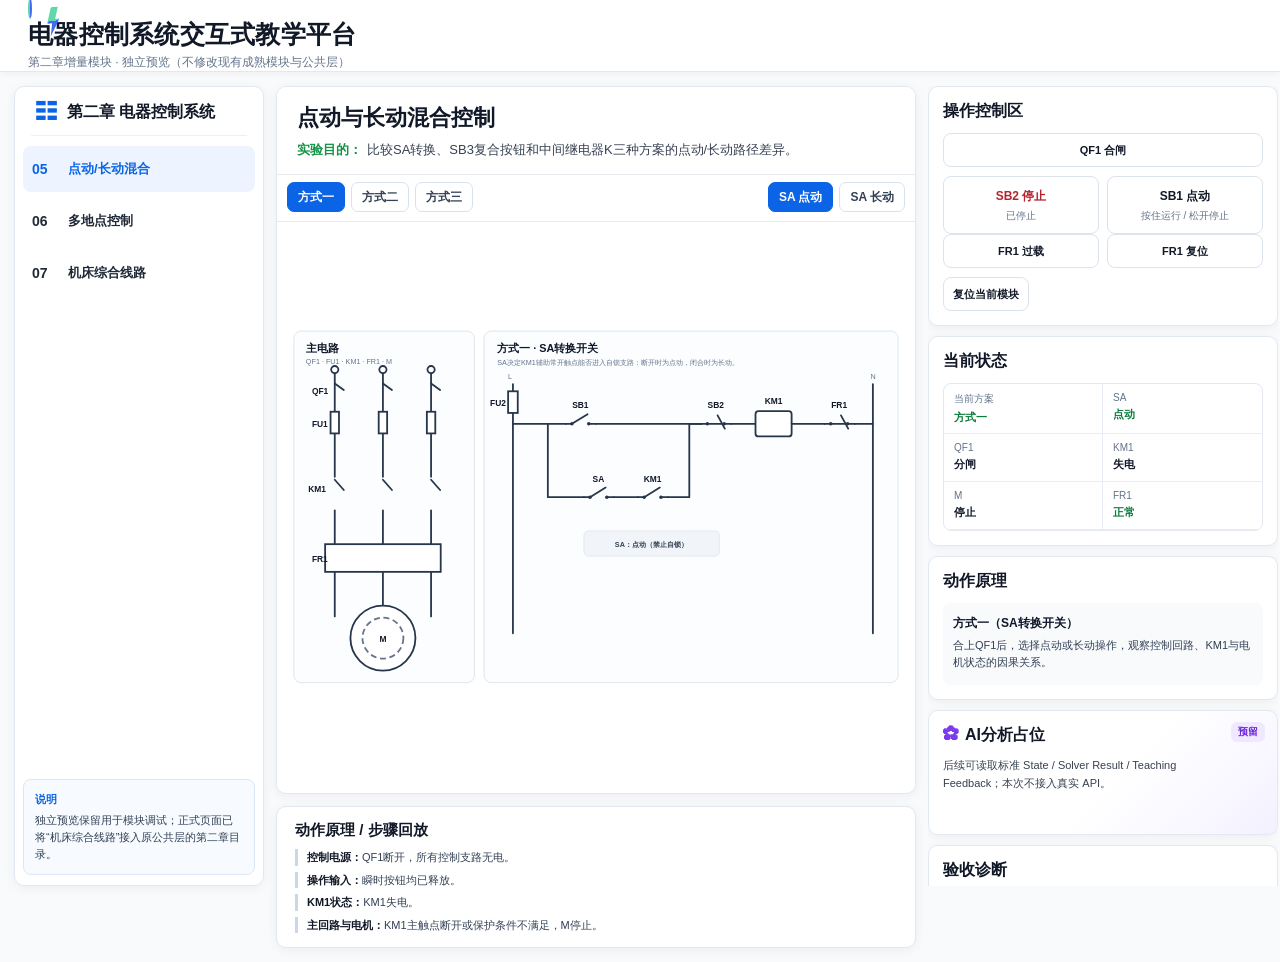
<file: preview/ch02-additions-preview.html>
<!DOCTYPE html>
<html lang="zh-CN">
<head>
  <meta charset="UTF-8" />
  <meta name="viewport" content="width=device-width, initial-scale=1.0" />
  <title>第二章新增模块预览 · 电器控制系统交互式教学平台</title>
  <link rel="icon" href="data:," />
  <link rel="stylesheet" href="../src/platform/shell/platform-shell-v1.css" />
  <link rel="stylesheet" href="../src/chapters/chapter02/modules/ch02_mixed_jog_continuous/module.css" />
  <link rel="stylesheet" href="../src/chapters/chapter02/modules/ch02_multi_point/module.css" />
  <link rel="stylesheet" href="../src/chapters/chapter02/modules/ch02_machine_tool_circuits/module.css" />
  <link rel="stylesheet" href="./ch02-additions-preview.css" />
</head>
<body>
  <main class="app-shell">
    <header class="topbar">
      <span class="platform-logo" aria-hidden="true"></span>
      <div class="preview-topbar-copy">
        <div class="topbar-brand">电器控制系统交互式教学平台</div>
        <small>第二章增量模块 · 独立预览（不修改现有成熟模块与公共层）</small>
      </div>
    </header>

    <div class="workspace">
      <aside class="sidebar">
        <div class="sidebar-title">第二章 电器控制系统</div>
        <nav class="preview-module-list" aria-label="新增实验模块">
          <button class="preview-module-button active" data-module-route="mixed-jog-continuous"><span class="num">05</span><span class="label">点动/长动混合</span></button>
          <button class="preview-module-button" data-module-route="multi-point-control"><span class="num">06</span><span class="label">多地点控制</span></button>
          <button class="preview-module-button" data-module-route="machine-tool-circuits"><span class="num">07</span><span class="label">机床综合线路</span></button>
        </nav>
        <div class="preview-identity-note"><strong>说明</strong>独立预览保留用于模块调试；正式页面已将“机床综合线路”接入原公共层的第二章目录。</div>
      </aside>

      <section class="stage-panel">
        <article class="stage-card preview-stage-card">
          <header class="stage-card-head preview-stage-head">
            <h3 id="previewTitle">点动与长动混合控制</h3>
            <p id="previewSubtitle">比较三种接线方案在点动、长动、自锁与停止路径上的差异。</p>
          </header>
          <div id="previewExperimentRoot" class="preview-experiment-root" aria-live="polite"></div>
        </article>
        <footer class="footerbar preview-footer">
          <h3>动作原理 / 步骤回放</h3>
          <ol id="previewSteps" class="preview-step-list"></ol>
        </footer>
      </section>

      <aside class="inspector">
        <section class="operation-control-card">
          <h3>操作控制区</h3>
          <div id="previewPower" class="preview-power-row"></div>
          <div id="previewControls" class="preview-controls"></div>
          <div id="previewProtection" class="preview-protection-row"></div>
          <button id="previewReset" class="preview-small-button" type="button">复位当前模块</button>
        </section>
        <section class="info-card">
          <h3>当前状态</h3>
          <div id="previewStatus" class="preview-status-grid"></div>
        </section>
        <section class="info-card">
          <h3>动作原理</h3>
          <div id="previewFeedback" class="preview-feedback"></div>
        </section>
        <section class="info-card" id="aiPlaceholderCard">
          <h3>AI分析占位</h3>
          <div class="box"><strong>预留</strong><p>后续可读取标准 State / Solver Result / Teaching Feedback；本次不接入真实 API。</p></div>
        </section>
        <section class="info-card">
          <h3>验收诊断</h3>
          <p id="previewDiagnostics" class="preview-diagnostics">正在运行 Contract 与 Solver 检查…</p>
        </section>
      </aside>
    </div>
  </main>

  <script src="../src/schemas/module-contract.js"></script>
  <script src="../src/platform/runtime/runtime-scope.js"></script>
  <script src="../src/registry/module-registry.js"></script>
  <script src="../src/platform/module-loader/module-loader.js"></script>
  <script src="../src/platform/module-adapter/facade-module-adapter.js"></script>

  <script src="../src/chapters/chapter02/modules/ch02_mixed_jog_continuous/circuit.data.js"></script>
  <script src="../src/chapters/chapter02/modules/ch02_mixed_jog_continuous/solver.js"></script>
  <script src="../src/chapters/chapter02/modules/ch02_mixed_jog_continuous/teaching.js"></script>
  <script src="../src/chapters/chapter02/modules/ch02_mixed_jog_continuous/view.js"></script>
  <script src="../src/chapters/chapter02/modules/ch02_mixed_jog_continuous/facade.js"></script>
  <script src="../src/chapters/chapter02/modules/ch02_mixed_jog_continuous/module.js"></script>

  <script src="../src/chapters/chapter02/modules/ch02_multi_point/circuit.data.js"></script>
  <script src="../src/chapters/chapter02/modules/ch02_multi_point/solver.js"></script>
  <script src="../src/chapters/chapter02/modules/ch02_multi_point/teaching.js"></script>
  <script src="../src/chapters/chapter02/modules/ch02_multi_point/view.js"></script>
  <script src="../src/chapters/chapter02/modules/ch02_multi_point/facade.js"></script>
  <script src="../src/chapters/chapter02/modules/ch02_multi_point/module.js"></script>

  <script src="../src/chapters/chapter02/modules/ch02_machine_tool_circuits/circuit.data.js"></script>
  <script src="../src/chapters/chapter02/modules/ch02_machine_tool_circuits/solver.js"></script>
  <script src="../src/chapters/chapter02/modules/ch02_machine_tool_circuits/teaching.js"></script>
  <script src="../src/chapters/chapter02/modules/ch02_machine_tool_circuits/view.js"></script>
  <script src="../src/chapters/chapter02/modules/ch02_machine_tool_circuits/facade.js"></script>
  <script src="../src/chapters/chapter02/modules/ch02_machine_tool_circuits/module.js"></script>

  <script src="./ch02-additions-preview.js"></script>
</body>
</html>
</file>
<file: src/platform/shell/platform-shell-v1.css>
:root {
  --platform-blue: #0b63e6;
  --platform-blue-soft: #edf4ff;
  --platform-green: #159447;
  --platform-red: #d9232e;
  --platform-border: #e2e8f0;
  --platform-muted: #64748b;
  --platform-panel: #ffffff;
  --platform-canvas: #ffffff;
  --platform-page: #f8fafc;
  --platform-shadow: 0 2px 12px rgba(15, 23, 42, 0.055);
}

html,
body {
  min-width: 1180px;
  background: var(--platform-page);
  color: #111827;
}

body {
  overflow-x: auto;
}

.app-shell {
  width: 100%;
  min-height: 100vh;
  padding: 0;
  background: var(--platform-page);
}

.topbar {
  position: relative;
  z-index: 20;
  height: 72px;
  min-height: 72px;
  padding: 0 28px;
  justify-content: flex-start;
  background: #ffffff;
  border: 0;
  border-bottom: 1px solid var(--platform-border);
  border-radius: 0;
  box-shadow: 0 1px 7px rgba(15, 23, 42, 0.05);
}

.topbar-brand {
  display: inline-flex;
  align-items: center;
  gap: 14px;
  color: #111827;
  font-size: 25px;
  font-weight: 750;
  letter-spacing: 0.01em;
}

.platform-logo {
  position: relative;
  width: 46px;
  height: 46px;
  flex: 0 0 46px;
  border: 2px solid #5ed4a7;
  border-right-color: #4169f4;
  border-radius: 50%;
  transform: rotate(8deg);
}

.platform-logo::before {
  content: "";
  position: absolute;
  left: 17px;
  top: 7px;
  width: 13px;
  height: 29px;
  background: linear-gradient(180deg, #61d7aa 0 48%, #4269f4 48% 100%);
  clip-path: polygon(44% 0, 100% 0, 65% 42%, 100% 42%, 13% 100%, 38% 55%, 0 55%);
  transform: rotate(-8deg);
}

.workspace {
  display: grid;
  grid-template-columns: 286px minmax(690px, 1fr) 388px;
  gap: 12px;
  align-items: start;
  max-width: none;
  margin: 0;
  padding: 14px;
}

.sidebar,
.stage-panel,
.inspector {
  min-width: 0;
}

.sidebar {
  position: sticky;
  top: 14px;
  display: flex;
  flex-direction: column;
  height: calc(100vh - 100px);
  padding: 14px 8px 10px;
  overflow: hidden;
  background: var(--platform-panel);
  border: 1px solid var(--platform-border);
  border-radius: 10px;
  box-shadow: var(--platform-shadow);
}

.sidebar-title {
  display: flex;
  align-items: center;
  gap: 10px;
  margin: 0 8px 10px;
  padding: 0 4px 12px;
  border-bottom: 1px solid #edf1f5;
  color: #111827;
  font-size: 16px;
  font-weight: 700;
}

.sidebar-title::before {
  content: "☷";
  color: var(--platform-blue);
  font-size: 22px;
  line-height: 1;
}

.sidebar-current,
.chapter-group {
  display: none;
}

.platform-chapter-navigation {
  flex: 1;
  min-height: 0;
  overflow: auto;
  scrollbar-width: thin;
}

.platform-chapter {
  margin-bottom: 2px;
}

.platform-chapter-toggle {
  width: 100%;
  min-height: 48px;
  display: grid;
  grid-template-columns: 16px minmax(0, 1fr) 18px;
  align-items: center;
  gap: 7px;
  padding: 8px 8px;
  color: #1f2937;
  background: transparent;
  border: 0;
  border-radius: 8px;
  text-align: left;
  cursor: pointer;
}

.platform-chapter-toggle:hover,
.platform-chapter-toggle[aria-expanded="true"] {
  background: #f5f8fc;
}

.platform-chapter-toggle[aria-expanded="true"] {
  color: var(--platform-blue);
}

.platform-chapter-arrow {
  color: #64748b;
  font-size: 22px;
  transform-origin: center;
  transition: transform 160ms ease;
}

.platform-chapter-toggle[aria-expanded="true"] .platform-chapter-arrow {
  transform: rotate(90deg);
  color: var(--platform-blue);
}

.platform-chapter-copy {
  display: flex;
  gap: 8px;
  min-width: 0;
  align-items: baseline;
  white-space: nowrap;
}

.platform-chapter-copy strong {
  font-size: 13px;
}

.platform-chapter-copy span {
  overflow: hidden;
  color: inherit;
  font-size: 13px;
  font-weight: 600;
  text-overflow: ellipsis;
}

.platform-chapter-chevron {
  color: #64748b;
  font-size: 16px;
  text-align: center;
}

.platform-module-list {
  position: relative;
  margin: 0 0 5px 12px;
  padding-left: 10px;
  border-left: 1px solid #e5eaf0;
}

.platform-module-list .module-nav-item {
  position: relative;
  width: 100%;
  min-height: 43px;
  grid-template-columns: 34px minmax(0, 1fr);
  gap: 4px;
  margin: 1px 0;
  padding: 7px 8px;
  border: 0;
  border-radius: 7px;
  color: #1f2937;
  background: transparent;
  box-shadow: none;
}

.platform-module-list .module-nav-item::before {
  content: "";
  position: absolute;
  left: -13px;
  top: 7px;
  bottom: 7px;
  width: 3px;
  border-radius: 3px;
  background: transparent;
}

.platform-module-list .module-nav-item:hover {
  background: #f5f8fc;
}

.platform-module-list .module-nav-item.active {
  color: var(--platform-blue);
  background: var(--platform-blue-soft);
}

.platform-module-list .module-nav-item.active::before {
  background: var(--platform-blue);
}

.platform-module-list .module-nav-item .num {
  color: inherit;
  font-size: 14px;
  font-weight: 700;
}

.platform-module-list .module-nav-item .label {
  overflow: hidden;
  font-size: 14px;
  font-weight: 600;
  text-overflow: ellipsis;
  white-space: nowrap;
}

.sidebar-resource-link {
  display: flex;
  align-items: center;
  gap: 10px;
  min-height: 48px;
  margin: 8px 2px 0;
  padding: 0 12px;
  color: #1f2937;
  background: #f8fafc;
  border: 0;
  border-radius: 8px;
  font-size: 14px;
  font-weight: 600;
}

.sidebar-resource-link::before {
  content: "▱";
  color: var(--platform-blue);
  font-size: 21px;
}

.sidebar-resource-link::after {
  content: "›";
  margin-left: auto;
  color: #64748b;
  font-size: 20px;
}

.stage-panel {
  display: flex;
  flex-direction: column;
  gap: 12px;
  padding: 0;
  background: transparent;
  border: 0;
  border-radius: 0;
  box-shadow: none;
}

.stage-head {
  display: none;
}

.stage-card {
  display: flex;
  flex-direction: column;
  height: 708px;
  min-height: 708px;
  overflow: hidden;
  background: var(--platform-panel);
  border: 1px solid var(--platform-border);
  border-radius: 10px;
  box-shadow: var(--platform-shadow);
}

.stage-card-head {
  flex: 0 0 auto;
  padding: 17px 20px 14px;
  background: #ffffff;
  border-bottom: 1px solid #e7ebf0;
}

.stage-card-head h3 {
  margin: 0 0 8px;
  color: #111827;
  font-size: 22px;
  line-height: 1.25;
}

.stage-card-head p {
  margin: 0;
  color: #374151;
  font-size: 13px;
  line-height: 1.6;
}

.stage-card-head p::before {
  content: "实验目的：";
  margin-right: 5px;
  color: var(--platform-green);
  font-weight: 700;
}

.module-canvas {
  flex: 1 1 auto;
  min-height: 0;
  padding: 10px 12px 12px;
  background: var(--platform-canvas);
}

.module-canvas .board-shell,
.stage-board {
  height: 100%;
  min-height: 0;
  padding: 0;
  background: #ffffff;
  border: 0;
  border-radius: 0;
  box-shadow: none;
}

.module-canvas #boardSvg {
  width: 100%;
  height: 100%;
  min-height: 0;
}

.inspector {
  position: sticky;
  top: 14px;
  display: flex;
  flex-direction: column;
  gap: 10px;
  max-height: calc(100vh - 100px);
  padding: 0;
  overflow: auto;
  background: transparent;
  border: 0;
  border-radius: 0;
  box-shadow: none;
  scrollbar-width: thin;
}

.operation-control-card,
.info-card {
  padding: 14px;
  background: #ffffff;
  border: 1px solid var(--platform-border);
  border-radius: 10px;
  box-shadow: var(--platform-shadow);
}

.info-card h3,
.operation-control-card h3 {
  margin: 0 0 12px;
  color: #111827;
  font-size: 16px;
  line-height: 1.25;
}

.control-grid {
  display: grid;
  grid-template-columns: repeat(3, minmax(0, 1fr));
  gap: 9px;
}

.control-grid .qf-btn,
.control-grid .ctrl-btn {
  width: 100%;
  min-width: 0;
  min-height: 70px;
  margin: 0;
  padding: 9px 6px;
  border: 1px solid #dce3ec;
  border-radius: 9px;
  background: #ffffff;
  box-shadow: none;
  color: #111827;
}

.control-grid .qf-btn:hover,
.control-grid .ctrl-btn:hover {
  border-color: #b8cae2;
  background: #f8fbff;
}

.control-grid .qf-btn {
  font-size: 13px;
  font-weight: 700;
}

.control-grid .qf-btn::before {
  content: "⌁";
  display: block;
  margin-bottom: 3px;
  color: var(--platform-green);
  font-size: 22px;
  line-height: 1;
}

.control-grid .qf-btn.qf-open-action::before {
  color: #8993a3;
}

.control-grid .ctrl-btn .chip {
  width: 24px;
  height: 24px;
  margin: 0 auto 5px;
}

.control-grid .ctrl-btn strong {
  font-size: 12px;
  line-height: 1.25;
}

.control-grid .ctrl-btn-status {
  margin-top: 2px;
  font-size: 10px;
  line-height: 1.15;
}

.operation-control-card > .btn-row {
  margin-top: 9px;
}

.operation-control-card > .btn-row .small-btn {
  min-height: 34px;
  border-radius: 8px;
}

.operation-feedback-inline {
  margin-top: 9px;
  padding: 9px 10px;
  border-radius: 8px;
}

.operation-feedback-inline strong {
  font-size: 12px;
}

.operation-feedback-inline p {
  margin-top: 3px;
  font-size: 11px;
  line-height: 1.45;
}

.status-grid {
  display: grid;
  grid-template-columns: repeat(2, minmax(0, 1fr));
  gap: 0;
  overflow: hidden;
  border: 1px solid #e3e8ef;
  border-radius: 8px;
}

.status-row {
  min-height: 48px;
  padding: 9px 11px;
  border: 0;
  border-right: 1px solid #e8edf3;
  border-bottom: 1px solid #e8edf3;
  border-radius: 0;
  background: #ffffff;
}

.status-row:nth-child(even) {
  border-right: 0;
}

.status-row:nth-last-child(-n + 2) {
  border-bottom: 0;
}

.status-row > span:first-child {
  color: #111827;
  font-size: 12px;
  font-weight: 700;
}

.status-row .pill {
  padding: 3px 8px;
  border: 0;
  background: transparent;
  font-size: 11px;
}

#principleCard .box,
#aiPlaceholderCard .box {
  padding: 0;
  border: 0;
  background: transparent;
}

#principleCard .box strong {
  display: none;
}

#principleCard .box p {
  margin: 0;
  color: #243041;
  font-size: 12px;
  line-height: 1.65;
}

.principle-step-list {
  max-height: 140px;
  margin-top: 8px;
  overflow: auto;
}

.principle-step-item {
  padding: 4px 0;
  font-size: 11px;
}

#aiPlaceholderCard {
  position: relative;
  overflow: hidden;
  background: linear-gradient(135deg, #ffffff 0%, #ffffff 54%, #f4f1ff 100%);
}

#aiPlaceholderCard h3 {
  color: #111827;
}

#aiPlaceholderCard h3::before {
  content: "✿";
  margin-right: 6px;
  color: #7c3aed;
}

#aiPlaceholderCard .box strong {
  position: absolute;
  right: 12px;
  top: 11px;
  padding: 3px 7px;
  color: #6d28d9;
  background: #f0e8ff;
  border-radius: 6px;
  font-size: 10px;
}

#aiPlaceholderCard .box p {
  max-width: 78%;
  margin: 0;
  color: #374151;
  font-size: 11px;
  line-height: 1.6;
}

.footerbar {
  display: block;
  min-height: 148px;
  margin: 0;
  padding: 0;
  overflow: hidden;
  background: #ffffff;
  border: 1px solid var(--platform-border);
  border-radius: 10px;
  box-shadow: var(--platform-shadow);
}

.footer-playback-panel {
  height: 100%;
  padding: 15px 18px;
  border: 0;
  background: #ffffff;
}

.footer-playback-head {
  align-items: center;
}

.footer-playback-head > strong {
  color: #111827;
  font-size: 15px;
}

.footer-playback-actions {
  gap: 8px;
}

.principle-play-btn,
.playback-controls .small-btn {
  min-height: 34px;
  border-radius: 18px;
}

.principle-play-btn {
  color: #ffffff;
  background: var(--platform-blue);
  border-color: var(--platform-blue);
}

.footer-playback-meta {
  margin-top: 14px;
}

.footerbar .note {
  flex: 1;
  color: #273244;
  font-size: 12px;
  text-align: center;
}

@media (max-width: 1480px) {
  .workspace {
    grid-template-columns: 250px minmax(640px, 1fr) 350px;
  }

  .control-grid {
    grid-template-columns: repeat(2, minmax(0, 1fr));
  }
}

@media (max-width: 1180px) {
  html,
  body {
    min-width: 960px;
  }

  .workspace {
    grid-template-columns: 230px minmax(600px, 1fr);
  }

  .inspector {
    position: static;
    grid-column: 2;
    display: grid;
    grid-template-columns: repeat(2, minmax(0, 1fr));
    max-height: none;
  }
}

.experiment-root {
  display: flex;
  flex: 1;
  min-height: 0;
  width: 100%;
}

.experiment-root > .module-canvas {
  width: 100%;
}
/* Ideal-shell density pass: keep legacy actions, present them in the target layout. */
.operation-control-card {
  position: relative;
}

.control-grid .qf-btn,
.control-grid .ctrl-btn {
  min-height: 62px;
  padding: 7px 5px;
}

.control-grid .ctrl-btn .chip {
  width: 21px;
  height: 21px;
  margin-bottom: 3px;
}

.operation-control-card > .btn-row {
  position: absolute;
  top: 8px;
  right: 11px;
  margin: 0;
  gap: 5px;
}

.operation-control-card > .btn-row .small-btn {
  flex: 0 0 auto;
  min-height: 25px;
  padding: 4px 7px;
  border-radius: 6px;
  font-size: 10px;
}

.operation-feedback-inline {
  display: flex;
  align-items: flex-start;
  gap: 8px;
  min-height: 44px;
  padding: 7px 9px;
}

.operation-feedback-inline strong {
  flex: 0 0 auto;
  padding-top: 1px;
  white-space: nowrap;
}

.operation-feedback-inline p {
  display: -webkit-box;
  margin: 0;
  overflow: hidden;
  -webkit-box-orient: vertical;
  -webkit-line-clamp: 2;
  line-clamp: 2;
  line-height: 1.35;
}

#principleCard {
  min-height: 230px;
}

#aiPlaceholderCard {
  min-height: 125px;
}

.footer-playback-head {
  display: grid;
  grid-template-columns: auto minmax(0, 1fr);
  gap: 18px;
}

.footer-playback-actions {
  flex-wrap: nowrap;
  justify-content: flex-start;
}

.principle-play-btn {
  flex: 0 0 42px;
  width: 42px;
  min-width: 42px;
  height: 42px;
  min-height: 42px;
  padding: 0;
  overflow: hidden;
  border-radius: 50%;
  color: transparent;
  font-size: 0;
}

.principle-play-btn::before {
  content: "▶";
  display: block;
  color: #ffffff;
  font-size: 16px;
  line-height: 40px;
  transform: translateX(1px);
}

.playback-controls {
  flex: 0 0 auto;
  gap: 7px;
}

.playback-controls .small-btn {
  flex: 0 0 auto;
  min-width: 62px;
  min-height: 34px;
  padding: 7px 11px;
}

.footer-playback-meta {
  flex-wrap: nowrap;
  margin-top: 8px;
}

.playback-speed-row {
  flex: 0 0 auto;
  margin-top: 0;
}

.footerbar .note {
  min-height: 38px;
  text-align: left;
}
</file>
<file: src/chapters/chapter02/modules/ch02_mixed_jog_continuous/module.css>
[data-module="ch02_mixed_jog_continuous"] {
  --mixed-blue: var(--platform-blue, #0b63e6);
  --mixed-green: var(--platform-green, #159447);
  --mixed-red: var(--platform-red, #d9232e);
  --mixed-wire: #27364a;
  width: 100%;
  min-height: 100%;
  color: #111827;
  font-family: "Microsoft YaHei", "PingFang SC", Arial, sans-serif;
}

[data-module="ch02_mixed_jog_continuous"] .mixed-toolbar {
  display: flex;
  align-items: center;
  justify-content: space-between;
  gap: 12px;
  padding: 7px 10px 9px;
  border-bottom: 1px solid #e5eaf0;
}

[data-module="ch02_mixed_jog_continuous"] .mixed-scheme-tabs,
[data-module="ch02_mixed_jog_continuous"] .mixed-mode-tabs {
  display: flex;
  gap: 6px;
}

[data-module="ch02_mixed_jog_continuous"] .mixed-scheme-button,
[data-module="ch02_mixed_jog_continuous"] .mixed-mode-button {
  min-height: 30px;
  padding: 5px 10px;
  border: 1px solid #d9e2ec;
  border-radius: 7px;
  color: #334155;
  background: #fff;
  font: inherit;
  font-size: 12px;
  font-weight: 700;
  cursor: pointer;
}

[data-module="ch02_mixed_jog_continuous"] .mixed-scheme-button[aria-pressed="true"],
[data-module="ch02_mixed_jog_continuous"] .mixed-mode-button[aria-pressed="true"] {
  color: #fff;
  border-color: var(--mixed-blue);
  background: var(--mixed-blue);
}

[data-module="ch02_mixed_jog_continuous"] .mixed-mode-tabs[hidden] {
  display: none;
}

[data-module="ch02_mixed_jog_continuous"] .mixed-canvas-shell {
  height: calc(100% - 48px);
  min-height: 505px;
  padding: 6px;
  background: #fff;
}

[data-module="ch02_mixed_jog_continuous"] .mixed-canvas {
  width: 100%;
  height: 100%;
  display: block;
}

[data-module="ch02_mixed_jog_continuous"] .mixed-panel {
  fill: #fbfdff;
  stroke: #dce4ed;
  stroke-width: 1.5;
}

[data-module="ch02_mixed_jog_continuous"] .mixed-panel-title {
  fill: #0f172a;
  font-size: 18px;
  font-weight: 750;
}

[data-module="ch02_mixed_jog_continuous"] .mixed-panel-note,
[data-module="ch02_mixed_jog_continuous"] .mixed-label-small {
  fill: #64748b;
  font-size: 12px;
}

[data-module="ch02_mixed_jog_continuous"] .mixed-label {
  fill: #111827;
  font-size: 14px;
  font-weight: 700;
}

[data-module="ch02_mixed_jog_continuous"] .mixed-symbol,
[data-module="ch02_mixed_jog_continuous"] .mixed-wire {
  fill: none;
  stroke: var(--mixed-wire);
  stroke-width: 3;
  stroke-linecap: round;
  stroke-linejoin: round;
}

[data-module="ch02_mixed_jog_continuous"] .mixed-wire.is-partial {
  stroke: #d59a17;
}

[data-module="ch02_mixed_jog_continuous"] .mixed-wire.is-active {
  stroke: var(--mixed-green);
  stroke-width: 4;
  stroke-dasharray: 9 7;
  animation: mixed-current-flow 1s linear infinite;
}

[data-module="ch02_mixed_jog_continuous"] .mixed-wire.phase-l2.is-active {
  stroke: #0ea5e9;
}

[data-module="ch02_mixed_jog_continuous"] .mixed-wire.phase-l3.is-active {
  stroke: #8b5cf6;
}

[data-module="ch02_mixed_jog_continuous"] .mixed-device.is-active .mixed-symbol,
[data-module="ch02_mixed_jog_continuous"] .mixed-device.is-active rect,
[data-module="ch02_mixed_jog_continuous"] .mixed-device.is-active circle {
  stroke: var(--mixed-green);
}

[data-module="ch02_mixed_jog_continuous"] .mixed-device.is-tripped .mixed-symbol {
  stroke: var(--mixed-red);
}

[data-module="ch02_mixed_jog_continuous"] .mixed-coil {
  fill: #fff;
  stroke: var(--mixed-wire);
  stroke-width: 3;
  rx: 5px;
}

[data-module="ch02_mixed_jog_continuous"] .mixed-device.is-active .mixed-coil {
  fill: #eafaf1;
}

[data-module="ch02_mixed_jog_continuous"] .mixed-motor-rotor {
  fill: none;
  stroke: #64748b;
  stroke-width: 3;
  stroke-dasharray: 10 6;
  transform-box: fill-box;
  transform-origin: center;
}

[data-module="ch02_mixed_jog_continuous"] .mixed-device.is-active .mixed-motor-rotor {
  stroke: var(--mixed-green);
  animation: mixed-motor-spin 850ms linear infinite;
}

[data-module="ch02_mixed_jog_continuous"] .mixed-status-chip {
  fill: #f1f5f9;
  stroke: #d8e0e8;
}

[data-module="ch02_mixed_jog_continuous"] .mixed-status-chip.is-on {
  fill: #e8f8ef;
  stroke: #8bd3aa;
}

[data-module="ch02_mixed_jog_continuous"] .mixed-status-text {
  fill: #334155;
  font-size: 12px;
  font-weight: 700;
}

@keyframes mixed-current-flow {
  to { stroke-dashoffset: -32; }
}

@keyframes mixed-motor-spin {
  to { transform: rotate(360deg); }
}

@media (prefers-reduced-motion: reduce) {
  [data-module="ch02_mixed_jog_continuous"] .mixed-wire.is-active,
  [data-module="ch02_mixed_jog_continuous"] .mixed-device.is-active .mixed-motor-rotor {
    animation: none;
  }
}
</file>
<file: src/chapters/chapter02/modules/ch02_multi_point/module.css>
[data-module="ch02_multi_point"] {
  --multi-blue: var(--platform-blue, #0b63e6);
  --multi-green: var(--platform-green, #159447);
  --multi-red: var(--platform-red, #d9232e);
  --multi-wire: #27364a;
  width: 100%;
  min-height: 100%;
  color: #111827;
  font-family: "Microsoft YaHei", "PingFang SC", Arial, sans-serif;
}

[data-module="ch02_multi_point"] .multi-canvas-shell {
  height: 100%;
  min-height: 540px;
  padding: 6px;
  background: #fff;
}

[data-module="ch02_multi_point"] .multi-canvas {
  width: 100%;
  height: 100%;
  display: block;
}

[data-module="ch02_multi_point"] .multi-panel {
  fill: #fbfdff;
  stroke: #dce4ed;
  stroke-width: 1.5;
}

[data-module="ch02_multi_point"] .multi-panel-title {
  fill: #0f172a;
  font-size: 18px;
  font-weight: 750;
}

[data-module="ch02_multi_point"] .multi-panel-note,
[data-module="ch02_multi_point"] .multi-label-small {
  fill: #64748b;
  font-size: 12px;
}

[data-module="ch02_multi_point"] .multi-label {
  fill: #111827;
  font-size: 14px;
  font-weight: 700;
}

[data-module="ch02_multi_point"] .multi-symbol,
[data-module="ch02_multi_point"] .multi-wire {
  fill: none;
  stroke: var(--multi-wire);
  stroke-width: 3;
  stroke-linecap: round;
  stroke-linejoin: round;
}

[data-module="ch02_multi_point"] .multi-wire.is-partial {
  stroke: #d59a17;
}

[data-module="ch02_multi_point"] .multi-wire.is-active {
  stroke: var(--multi-green);
  stroke-width: 4;
  stroke-dasharray: 9 7;
  animation: multi-current-flow 1s linear infinite;
}

[data-module="ch02_multi_point"] .multi-wire.phase-l2.is-active { stroke: #0ea5e9; }
[data-module="ch02_multi_point"] .multi-wire.phase-l3.is-active { stroke: #8b5cf6; }

[data-module="ch02_multi_point"] .multi-device.is-active .multi-symbol,
[data-module="ch02_multi_point"] .multi-device.is-active rect,
[data-module="ch02_multi_point"] .multi-device.is-active circle {
  stroke: var(--multi-green);
}

[data-module="ch02_multi_point"] .multi-coil {
  fill: #fff;
  stroke: var(--multi-wire);
  stroke-width: 3;
  rx: 5px;
}

[data-module="ch02_multi_point"] .multi-device.is-active .multi-coil { fill: #eafaf1; }

[data-module="ch02_multi_point"] .multi-motor-rotor {
  fill: none;
  stroke: #64748b;
  stroke-width: 3;
  stroke-dasharray: 10 6;
  transform-box: fill-box;
  transform-origin: center;
}

[data-module="ch02_multi_point"] .multi-device.is-active .multi-motor-rotor {
  stroke: var(--multi-green);
  animation: multi-motor-spin 850ms linear infinite;
}

[data-module="ch02_multi_point"] .multi-lamp {
  fill: #fff;
  stroke: var(--multi-wire);
  stroke-width: 3;
}

[data-module="ch02_multi_point"] .multi-device.is-active .multi-lamp {
  fill: #fff6bd;
  stroke: #e2a900;
  filter: drop-shadow(0 0 5px rgba(226, 169, 0, 0.38));
}

[data-module="ch02_multi_point"] .multi-prototype-tag {
  fill: #f4f1ff;
  stroke: #d7c8ff;
}

[data-module="ch02_multi_point"] .multi-prototype-text {
  fill: #6d28d9;
  font-size: 10px;
  font-weight: 700;
}

@keyframes multi-current-flow { to { stroke-dashoffset: -32; } }
@keyframes multi-motor-spin { to { transform: rotate(360deg); } }

@media (prefers-reduced-motion: reduce) {
  [data-module="ch02_multi_point"] .multi-wire.is-active,
  [data-module="ch02_multi_point"] .multi-device.is-active .multi-motor-rotor { animation: none; }
}
</file>
<file: src/chapters/chapter02/modules/ch02_machine_tool_circuits/module.css>
[data-module="ch02_machine_tool_circuits"] {
  --machine-blue: var(--platform-blue, #0b63e6);
  --machine-green: var(--platform-green, #159447);
  --machine-red: var(--platform-red, #d9232e);
  --machine-wire: #27364a;
  width: 100%;
  min-height: 100%;
  color: #111827;
  font-family: "Microsoft YaHei", "PingFang SC", Arial, sans-serif;
}

[data-module="ch02_machine_tool_circuits"] .machine-toolbar {
  display: flex;
  align-items: center;
  justify-content: space-between;
  gap: 12px;
  padding: 7px 10px 9px;
  border-bottom: 1px solid #e5eaf0;
}

[data-module="ch02_machine_tool_circuits"] .machine-tabs { display: flex; gap: 6px; }

[data-module="ch02_machine_tool_circuits"] .machine-tab {
  min-height: 30px;
  padding: 5px 10px;
  border: 1px solid #d9e2ec;
  border-radius: 7px;
  color: #334155;
  background: #fff;
  font: inherit;
  font-size: 12px;
  font-weight: 700;
  cursor: pointer;
}

[data-module="ch02_machine_tool_circuits"] .machine-tab[aria-pressed="true"] {
  color: #fff;
  border-color: var(--machine-blue);
  background: var(--machine-blue);
}

[data-module="ch02_machine_tool_circuits"] .machine-source { color: #64748b; font-size: 11px; }

[data-module="ch02_machine_tool_circuits"] .machine-canvas-shell {
  height: calc(100% - 48px);
  min-height: 520px;
  padding: 2px 8px 8px;
  background: #fff;
  overflow: hidden;
}

[data-module="ch02_machine_tool_circuits"] .machine-canvas { width: 100%; height: 100%; display: block; }
[data-module="ch02_machine_tool_circuits"] .machine-section-title { fill: #0f172a; font-size: 24px; font-weight: 800; }
[data-module="ch02_machine_tool_circuits"] .machine-bus {
  fill: none;
  stroke: #94a3b8;
  stroke-width: 2.4;
  stroke-linecap: round;
  vector-effect: non-scaling-stroke;
}
[data-module="ch02_machine_tool_circuits"] .machine-panel { fill: #fbfdff; stroke: #dce4ed; stroke-width: 1.5; }
[data-module="ch02_machine_tool_circuits"] .machine-panel-title { fill: #0f172a; font-size: 18px; font-weight: 750; }
[data-module="ch02_machine_tool_circuits"] .machine-panel-note,
[data-module="ch02_machine_tool_circuits"] .machine-label-small { fill: #64748b; font-size: 12px; }
[data-module="ch02_machine_tool_circuits"] .machine-label { fill: #111827; font-size: 14px; font-weight: 700; }
[data-module="ch02_machine_tool_circuits"] .machine-rung-title { fill: #334155; font-size: 12px; font-weight: 750; }

[data-module="ch02_machine_tool_circuits"] .machine-symbol,
[data-module="ch02_machine_tool_circuits"] .machine-wire {
  fill: none;
  stroke: #94a3b8;
  stroke-width: 2.4;
  stroke-linecap: round;
  stroke-linejoin: round;
  vector-effect: non-scaling-stroke;
}

[data-module="ch02_machine_tool_circuits"] .machine-wire.is-partial { stroke: #d59a17; }

[data-module="ch02_machine_tool_circuits"] .machine-wire.is-active {
  stroke: #16a34a;
  stroke-width: 4.2;
  stroke-dasharray: 9 7;
  animation: machine-current-flow 1s linear infinite;
}

[data-module="ch02_machine_tool_circuits"] .machine-wire.phase-l1.is-active { stroke: #ef4444; }
[data-module="ch02_machine_tool_circuits"] .machine-wire.phase-l2.is-active { stroke: #0ea5e9; }
[data-module="ch02_machine_tool_circuits"] .machine-wire.phase-l3.is-active { stroke: #8b5cf6; }

[data-module="ch02_machine_tool_circuits"] .machine-device.is-active .machine-symbol,
[data-module="ch02_machine_tool_circuits"] .machine-device.is-active rect,
[data-module="ch02_machine_tool_circuits"] .machine-device.is-active circle { stroke: var(--machine-green); }
[data-module="ch02_machine_tool_circuits"] .machine-device.is-tripped .machine-symbol,
[data-module="ch02_machine_tool_circuits"] .machine-device.is-tripped rect { stroke: var(--machine-red); }

[data-module="ch02_machine_tool_circuits"] .machine-coil {
  fill: #fff;
  stroke: var(--machine-wire);
  stroke-width: 3;
  rx: 5px;
  vector-effect: non-scaling-stroke;
}

[data-module="ch02_machine_tool_circuits"] .machine-device.is-active .machine-coil { fill: #eafaf1; }
[data-module="ch02_machine_tool_circuits"] .machine-fuse,
[data-module="ch02_machine_tool_circuits"] .machine-fr { fill: #fff; stroke: var(--machine-wire); stroke-width: 3; vector-effect: non-scaling-stroke; }

[data-module="ch02_machine_tool_circuits"] .machine-motor-rotor {
  fill: none;
  stroke: #64748b;
  stroke-width: 3;
  stroke-dasharray: 10 6;
  transform-box: fill-box;
  transform-origin: center;
}

[data-module="ch02_machine_tool_circuits"] .machine-motor-arrow { fill: none; stroke: #64748b; stroke-width: 3; }
[data-module="ch02_machine_tool_circuits"] .machine-device.is-active .machine-motor-rotor,
[data-module="ch02_machine_tool_circuits"] .machine-device.is-active .machine-motor-arrow { stroke: var(--machine-green); animation: machine-motor-spin 850ms linear infinite; }
[data-module="ch02_machine_tool_circuits"] .machine-device.is-active.is-reverse .machine-motor-rotor,
[data-module="ch02_machine_tool_circuits"] .machine-device.is-active.is-reverse .machine-motor-arrow { animation-direction: reverse; }

[data-module="ch02_machine_tool_circuits"] .machine-timer-mark { fill: none; stroke: #64748b; stroke-width: 2; }
[data-module="ch02_machine_tool_circuits"] .machine-timer-text { fill: #64748b; font-size: 12px; font-weight: 700; }
[data-module="ch02_machine_tool_circuits"] .sim-nc-mark { stroke: #475569; stroke-width: 1.5; vector-effect: non-scaling-stroke; }
[data-module="ch02_machine_tool_circuits"] .machine-section-rule { stroke: #dce4ed; stroke-width: 1.5; }
[data-module="ch02_machine_tool_circuits"] .machine-status-chip { fill: #f1f5f9; stroke: #d8e0e8; }
[data-module="ch02_machine_tool_circuits"] .machine-status-chip.is-on { fill: #e8f8ef; stroke: #8bd3aa; }
[data-module="ch02_machine_tool_circuits"] .machine-status-text { fill: #334155; font-size: 12px; font-weight: 700; }
[data-module="ch02_machine_tool_circuits"] .machine-motion-object rect { fill: #f1f5f9; stroke: #c9d7e7; }
[data-module="ch02_machine_tool_circuits"] .machine-motion-object text { fill: #334155; font-size: 11px; font-weight: 700; }

@keyframes machine-current-flow { to { stroke-dashoffset: -32; } }
@keyframes machine-motor-spin { to { transform: rotate(360deg); } }

/* 与第二章成熟仿真页面完全相同的元器件视觉构造。 */
[data-module="ch02_machine_tool_circuits"] .sim-piece-label { fill:#111827; font-size:13px; font-weight:750; }
[data-module="ch02_machine_tool_circuits"] .sim-terminal-outer { fill:#fff; stroke:#64748b; stroke-width:1.5; vector-effect:non-scaling-stroke; }
[data-module="ch02_machine_tool_circuits"] .sim-terminal-inner { fill:#cbd5e1; stroke:#475569; stroke-width:1; vector-effect:non-scaling-stroke; }
[data-module="ch02_machine_tool_circuits"] .sim-terminal-slot { stroke:#475569; stroke-width:1; vector-effect:non-scaling-stroke; }
[data-module="ch02_machine_tool_circuits"] .sim-detail { fill:none; stroke:#475569; stroke-width:1.5; stroke-linecap:round; vector-effect:non-scaling-stroke; }
[data-module="ch02_machine_tool_circuits"] .sim-ghost { fill:rgba(226,232,240,.55); stroke:none; }
[data-module="ch02_machine_tool_circuits"] .sim-fuse-shell { fill:rgba(255,255,255,.92); stroke:#94a3b8; stroke-width:1.6; vector-effect:non-scaling-stroke; }
[data-module="ch02_machine_tool_circuits"] .sim-fuse-window { fill:rgba(191,219,254,.26); stroke:rgba(96,165,250,.72); stroke-width:1.1; vector-effect:non-scaling-stroke; }
[data-module="ch02_machine_tool_circuits"] .sim-fuse-core { fill:none; stroke:#b45309; stroke-width:1.5; stroke-linecap:round; vector-effect:non-scaling-stroke; }
[data-module="ch02_machine_tool_circuits"] .sim-fuse-strap { stroke:#475569; stroke-width:1.1; stroke-linecap:round; vector-effect:non-scaling-stroke; }
[data-module="ch02_machine_tool_circuits"] .sim-button-backplate { fill:#e2e8f0; stroke:#94a3b8; stroke-width:1.4; vector-effect:non-scaling-stroke; }
[data-module="ch02_machine_tool_circuits"] .sim-button-contactblock { fill:rgba(255,255,255,.95); stroke:#64748b; stroke-width:1.4; vector-effect:non-scaling-stroke; }
[data-module="ch02_machine_tool_circuits"] .sim-button-stem { fill:#cbd5e1; stroke:#64748b; stroke-width:1.2; vector-effect:non-scaling-stroke; }
[data-module="ch02_machine_tool_circuits"] .sim-button-cap-stop { fill:#ef4444; stroke:#991b1b; stroke-width:2; vector-effect:non-scaling-stroke; }
[data-module="ch02_machine_tool_circuits"] .sim-button-cap-forward { fill:#16a34a; stroke:#166534; stroke-width:2; vector-effect:non-scaling-stroke; }
[data-module="ch02_machine_tool_circuits"] .sim-button-cap-reverse { fill:#2563eb; stroke:#1d4ed8; stroke-width:2; vector-effect:non-scaling-stroke; }
[data-module="ch02_machine_tool_circuits"] .sim-button-ring { fill:rgba(255,255,255,.72); stroke:#94a3b8; stroke-width:1.5; vector-effect:non-scaling-stroke; }
[data-module="ch02_machine_tool_circuits"] .sim-contact-frame { fill:rgba(255,255,255,.9); stroke:#94a3b8; stroke-width:1.4; vector-effect:non-scaling-stroke; }
[data-module="ch02_machine_tool_circuits"] .sim-contact-fixed { fill:#f59e0b; stroke:#92400e; stroke-width:1.2; vector-effect:non-scaling-stroke; }
[data-module="ch02_machine_tool_circuits"] .sim-contact-arm { stroke:#475569; stroke-width:2.2; stroke-linecap:round; vector-effect:non-scaling-stroke; }
[data-module="ch02_machine_tool_circuits"] .sim-contact-bridge-live { stroke:#16a34a; stroke-width:3; stroke-linecap:round; vector-effect:non-scaling-stroke; }
[data-module="ch02_machine_tool_circuits"] .sim-contact-bridge-open { stroke:#ef4444; stroke-width:2.4; stroke-linecap:round; vector-effect:non-scaling-stroke; }
[data-module="ch02_machine_tool_circuits"] .sim-contact-bridge-active { stroke-width:3; filter:drop-shadow(0 0 2px rgba(34,197,94,.2)); }
[data-module="ch02_machine_tool_circuits"] .sim-contact-spring { fill:none; stroke:#64748b; stroke-width:1.1; stroke-linecap:round; stroke-linejoin:round; vector-effect:non-scaling-stroke; }
[data-module="ch02_machine_tool_circuits"] .sim-coil-body { fill:rgba(255,255,255,.94); stroke:#94a3b8; stroke-width:1.7; vector-effect:non-scaling-stroke; }
[data-module="ch02_machine_tool_circuits"] .sim-coil-core { fill:#cbd5e1; stroke:#64748b; stroke-width:1.3; vector-effect:non-scaling-stroke; }
[data-module="ch02_machine_tool_circuits"] .sim-coil-winding { fill:none; stroke:#b45309; stroke-width:1.7; stroke-linecap:round; stroke-linejoin:round; vector-effect:non-scaling-stroke; }
[data-module="ch02_machine_tool_circuits"] .sim-coil-highlight { fill:rgba(254,240,138,.32); stroke:#ca8a04; stroke-width:1.2; vector-effect:non-scaling-stroke; }
[data-module="ch02_machine_tool_circuits"] .sim-fr-channel { fill:rgba(255,255,255,.94); stroke:#94a3b8; stroke-width:1.2; vector-effect:non-scaling-stroke; }
[data-module="ch02_machine_tool_circuits"] .sim-fr-channel.emphasized { fill:rgba(255,247,237,.96); stroke:#ea580c; stroke-width:1.5; }
[data-module="ch02_machine_tool_circuits"] .sim-fr-heater { fill:none; stroke:#64748b; stroke-width:1.8; stroke-linecap:round; stroke-linejoin:round; vector-effect:non-scaling-stroke; }
[data-module="ch02_machine_tool_circuits"] .sim-fr-heater.emphasized { stroke:#ea580c; stroke-width:2; }
[data-module="ch02_machine_tool_circuits"] .sim-motor-shell { fill:rgba(226,232,240,.96); stroke:#475569; stroke-width:2.1; vector-effect:non-scaling-stroke; }
[data-module="ch02_machine_tool_circuits"] .sim-motor-fin { stroke:rgba(100,116,139,.9); stroke-width:1.2; stroke-linecap:round; vector-effect:non-scaling-stroke; }
[data-module="ch02_machine_tool_circuits"] .sim-motor-endcap { fill:rgba(248,250,252,.95); stroke:#64748b; stroke-width:1.4; vector-effect:non-scaling-stroke; }
[data-module="ch02_machine_tool_circuits"] .sim-motor-shaft { fill:#cbd5e1; stroke:#64748b; stroke-width:1.1; vector-effect:non-scaling-stroke; }
[data-module="ch02_machine_tool_circuits"] .sim-motor-box { fill:rgba(255,255,255,.94); stroke:#64748b; stroke-width:1.2; vector-effect:non-scaling-stroke; }
[data-module="ch02_machine_tool_circuits"] .sim-metal { fill:#cbd5e1; stroke:#64748b; stroke-width:1.1; vector-effect:non-scaling-stroke; }
[data-module="ch02_machine_tool_circuits"] .sim-motor-rotor { transform-box:fill-box; transform-origin:center center; }
[data-module="ch02_machine_tool_circuits"] .sim-motor-rotor.forward { animation:machine-motor-spin 1.4s linear infinite; }
[data-module="ch02_machine_tool_circuits"] .sim-motor-rotor.reverse { animation:machine-motor-spin 1.4s linear infinite reverse; }

@media (prefers-reduced-motion: reduce) {
  [data-module="ch02_machine_tool_circuits"] .machine-wire.is-active,
  [data-module="ch02_machine_tool_circuits"] .machine-device.is-active .machine-motor-rotor,
  [data-module="ch02_machine_tool_circuits"] .machine-device.is-active .machine-motor-arrow { animation: none; }
}
</file>
<file: preview/ch02-additions-preview.css>
* { box-sizing: border-box; }

body {
  margin: 0;
  min-height: 100vh;
  font-family: "Microsoft YaHei", "PingFang SC", Arial, sans-serif;
}

.preview-topbar-copy {
  display: flex;
  flex-direction: column;
  gap: 3px;
}

.preview-topbar-copy small {
  color: #64748b;
  font-size: 12px;
  font-weight: 500;
}

.preview-module-list {
  display: grid;
  gap: 6px;
}

.preview-module-button {
  display: grid;
  grid-template-columns: 36px minmax(0, 1fr);
  align-items: center;
  width: 100%;
  min-height: 46px;
  padding: 7px 9px;
  border: 0;
  border-radius: 8px;
  color: #1f2937;
  background: transparent;
  text-align: left;
  cursor: pointer;
}

.preview-module-button:hover { background: #f5f8fc; }
.preview-module-button.active { color: var(--platform-blue); background: var(--platform-blue-soft); }
.preview-module-button .num { font-size: 14px; font-weight: 750; }
.preview-module-button .label { font-size: 13px; font-weight: 650; }

.preview-identity-note {
  margin-top: auto;
  padding: 11px;
  border: 1px solid #dbe7f5;
  border-radius: 8px;
  color: #334155;
  background: #f7fbff;
  font-size: 11px;
  line-height: 1.55;
}

.preview-identity-note strong {
  display: block;
  margin-bottom: 4px;
  color: #0b63e6;
}

.preview-stage-head { display: block; }

.preview-stage-card {
  height: 708px;
  min-height: 708px;
}

.preview-experiment-root {
  display: flex;
  flex: 1;
  min-height: 0;
  width: 100%;
}

.preview-experiment-root > section { width: 100%; }

.preview-controls {
  display: grid;
  grid-template-columns: repeat(2, minmax(0, 1fr));
  gap: 8px;
}

.preview-action-button,
.preview-small-button {
  border: 1px solid #dce3ec;
  border-radius: 8px;
  color: #111827;
  background: #fff;
  font: inherit;
  font-weight: 700;
  cursor: pointer;
}

.preview-action-button {
  min-height: 58px;
  padding: 8px;
  font-size: 12px;
}

.preview-action-button:hover,
.preview-small-button:hover { border-color: #98b5da; background: #f8fbff; }

.preview-action-button.is-stop { color: #b4232d; }
.preview-action-button.is-running { color: #0b7a3a; background: #effaf3; }

.preview-button-subtitle {
  display: block;
  margin-top: 4px;
  color: #64748b;
  font-size: 10px;
  font-weight: 500;
}

.preview-power-row,
.preview-protection-row {
  display: flex;
  flex-wrap: wrap;
  gap: 8px;
  margin-bottom: 9px;
}

.preview-protection-row .preview-small-button { min-width: calc(50% - 4px); }

.preview-small-button {
  flex: 1;
  min-height: 34px;
  padding: 6px 9px;
  font-size: 11px;
}

.preview-small-button.is-on { color: #0b7a3a; border-color: #a7d8b8; background: #effaf3; }
.preview-small-button.is-danger { color: #b4232d; border-color: #f0b8bd; background: #fff7f7; }

.preview-status-grid {
  display: grid;
  grid-template-columns: repeat(2, minmax(0, 1fr));
  overflow: hidden;
  border: 1px solid #e3e8ef;
  border-radius: 8px;
}

.preview-status-item {
  min-height: 48px;
  padding: 8px 10px;
  border-right: 1px solid #e8edf3;
  border-bottom: 1px solid #e8edf3;
}

.preview-status-item:nth-child(even) { border-right: 0; }
.preview-status-label { display: block; color: #64748b; font-size: 10px; }
.preview-status-value { display: block; margin-top: 4px; color: #111827; font-size: 11px; font-weight: 750; }
.preview-status-value.tone-forward,
.preview-status-value.tone-on { color: #0b7a3a; }
.preview-status-value.tone-error { color: #b4232d; }

.preview-feedback {
  min-height: 82px;
  padding: 10px;
  border-radius: 8px;
  background: #f8fafc;
}

.preview-feedback strong { color: #0f172a; font-size: 12px; }
.preview-feedback p { margin: 5px 0 0; color: #334155; font-size: 11px; line-height: 1.55; }

.preview-step-list {
  display: grid;
  gap: 6px;
  margin: 0;
  padding: 0;
  list-style: none;
}

.preview-step-list li {
  padding-left: 9px;
  border-left: 3px solid #c9d7e7;
  color: #334155;
  font-size: 11px;
  line-height: 1.5;
}

.preview-step-list strong { color: #111827; }

.preview-diagnostics {
  margin: 0;
  color: #475569;
  font-size: 10px;
  line-height: 1.55;
}

.preview-footer {
  min-height: 126px;
  padding: 14px 18px;
}

.preview-footer h3 { margin: 0 0 9px; font-size: 15px; }

.preview-error {
  padding: 18px;
  color: #991b1b;
  background: #fff1f2;
  border: 1px solid #fecdd3;
  border-radius: 8px;
  white-space: pre-wrap;
}
</file>
